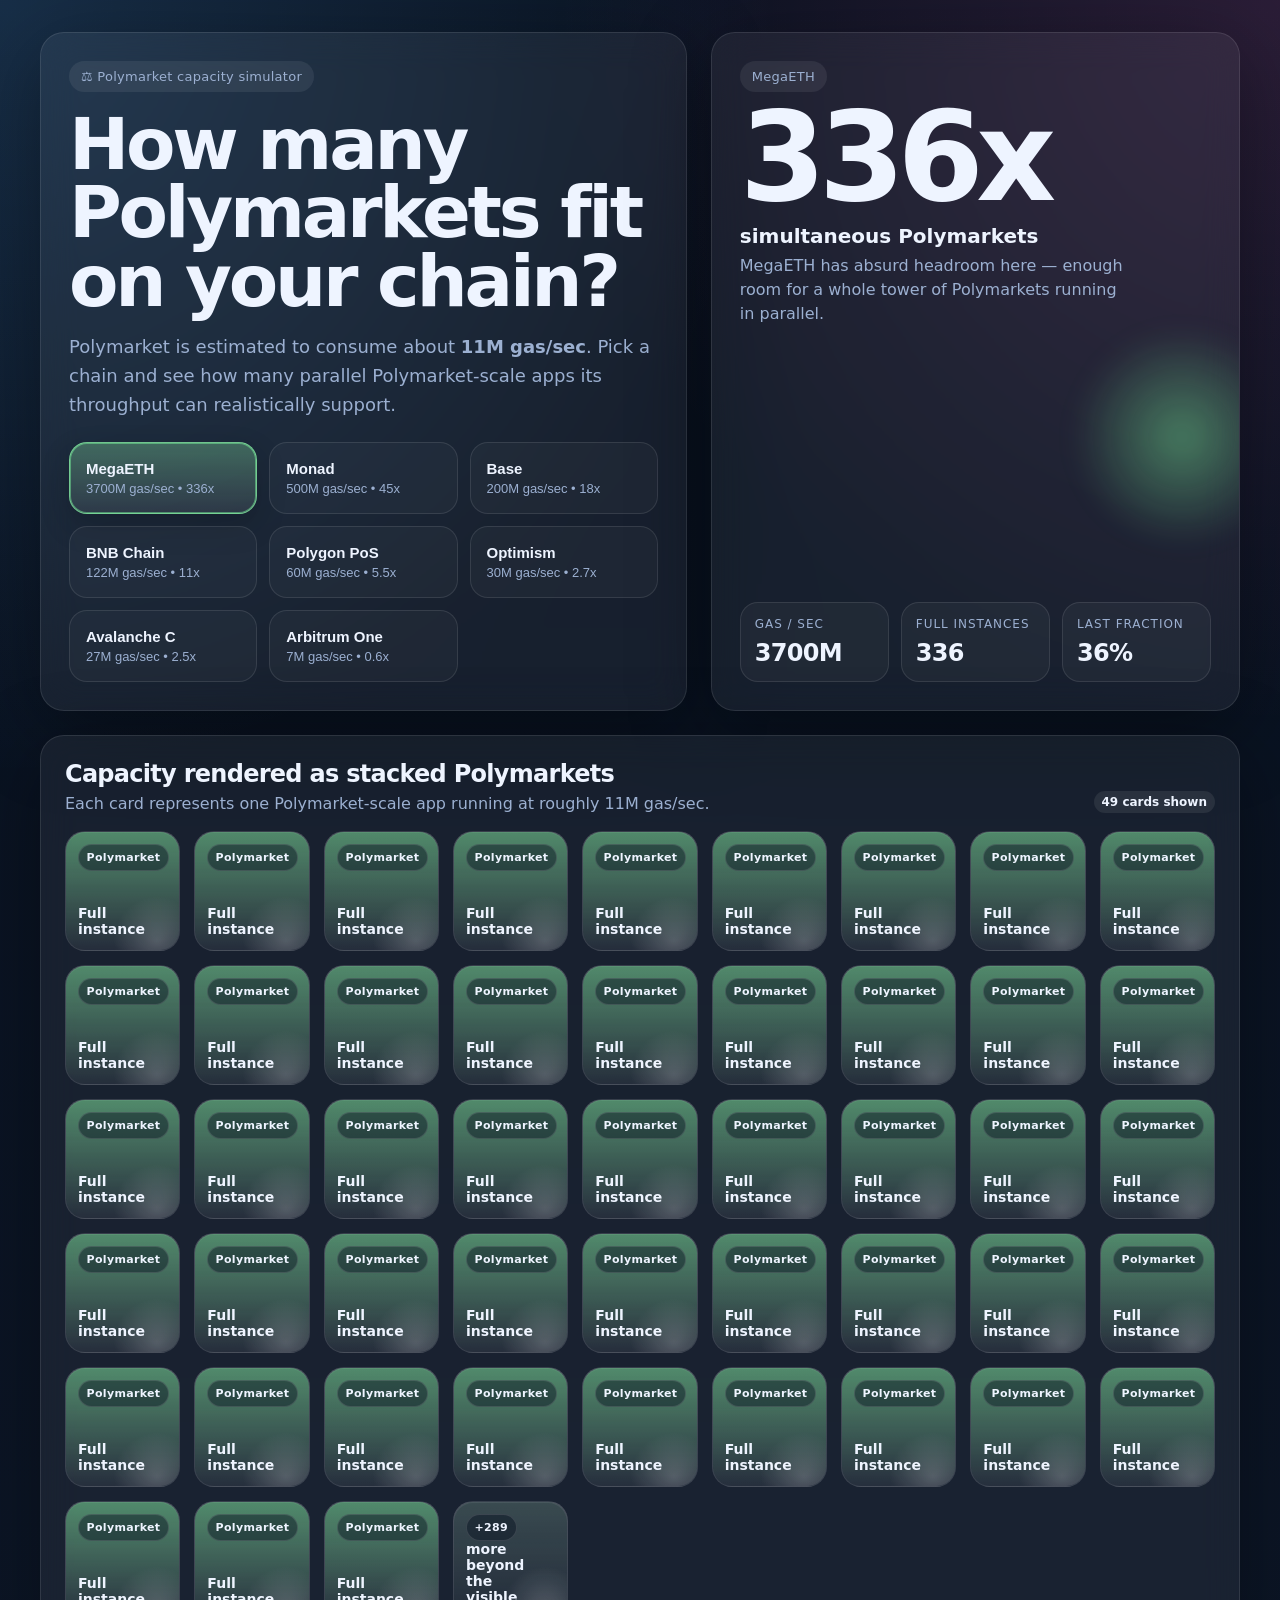
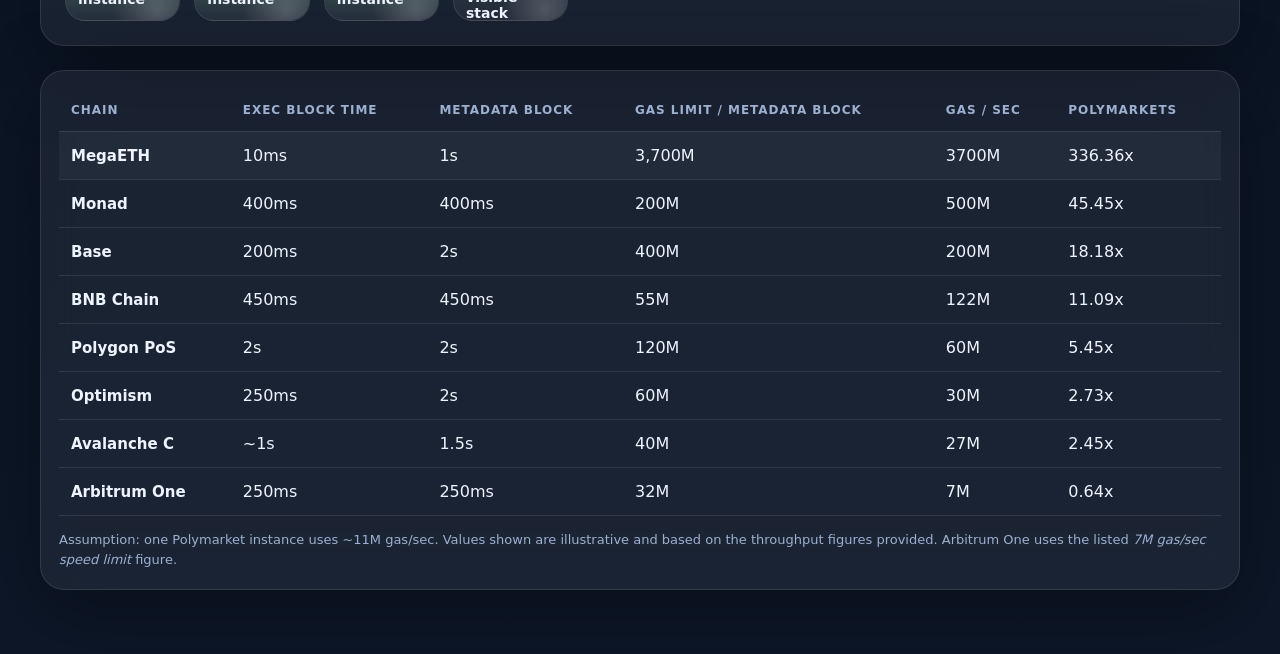
<file: src/index.original.html>
<!DOCTYPE html>
<html lang="en">
<head>
  <meta charset="UTF-8" />
  <meta name="viewport" content="width=device-width, initial-scale=1.0" />
  <title>How Many Polymarkets Fit?</title>
  <style>
    :root {
      --bg: #08111f;
      --bg2: #0d1728;
      --panel: rgba(255,255,255,0.06);
      --panel-strong: rgba(255,255,255,0.1);
      --text: #eef4ff;
      --muted: #9cb0d1;
      --line: rgba(255,255,255,0.1);
      --green: #7cff9f;
      --pink: #ff67c8;
      --blue: #5db4ff;
      --yellow: #ffd86b;
      --shadow: 0 20px 80px rgba(0,0,0,0.35);
      --radius: 24px;
    }

    * { box-sizing: border-box; }

    body {
      margin: 0;
      font-family: Inter, ui-sans-serif, system-ui, -apple-system, BlinkMacSystemFont, "Segoe UI", sans-serif;
      color: var(--text);
      background:
        radial-gradient(circle at top left, rgba(93,180,255,0.18), transparent 30%),
        radial-gradient(circle at top right, rgba(255,103,200,0.14), transparent 28%),
        linear-gradient(180deg, var(--bg), var(--bg2));
      min-height: 100vh;
    }

    .wrap {
      width: min(1200px, calc(100% - 32px));
      margin: 0 auto;
      padding: 32px 0 64px;
    }

    .hero {
      display: grid;
      grid-template-columns: 1.1fr 0.9fr;
      gap: 24px;
      align-items: stretch;
    }

    .card {
      background: var(--panel);
      border: 1px solid var(--line);
      border-radius: var(--radius);
      box-shadow: var(--shadow);
      backdrop-filter: blur(18px);
    }

    .intro {
      padding: 28px;
    }

    .eyebrow {
      display: inline-flex;
      align-items: center;
      gap: 8px;
      padding: 8px 12px;
      border-radius: 999px;
      background: rgba(255,255,255,0.07);
      color: var(--muted);
      font-size: 13px;
      letter-spacing: 0.02em;
    }

    h1 {
      font-size: clamp(40px, 7vw, 72px);
      line-height: 0.95;
      margin: 18px 0 18px;
      letter-spacing: -0.045em;
    }

    .lead {
      max-width: 56ch;
      color: var(--muted);
      font-size: 18px;
      line-height: 1.6;
      margin: 0 0 22px;
    }

    .selector {
      display: grid;
      grid-template-columns: repeat(3, minmax(0, 1fr));
      gap: 12px;
      margin-top: 18px;
    }

    .chain-btn {
      border: 1px solid var(--line);
      background: rgba(255,255,255,0.03);
      color: var(--text);
      padding: 14px 16px;
      border-radius: 18px;
      text-align: left;
      cursor: pointer;
      transition: 180ms ease;
      min-height: 72px;
    }

    .chain-btn:hover {
      transform: translateY(-2px);
      background: rgba(255,255,255,0.06);
    }

    .chain-btn.active {
      background: linear-gradient(180deg, color-mix(in srgb, var(--accent) 24%, rgba(255,255,255,0.08)), rgba(255,255,255,0.08));
      border-color: color-mix(in srgb, var(--accent) 60%, white 10%);
      box-shadow: inset 0 0 0 1px color-mix(in srgb, var(--accent) 45%, transparent), 0 12px 30px rgba(0,0,0,0.18);
    }

    .chain-name {
      font-weight: 700;
      font-size: 15px;
      display: block;
      margin-bottom: 4px;
    }

    .chain-meta {
      color: var(--muted);
      font-size: 13px;
    }

    .stat-panel {
      padding: 28px;
      display: flex;
      flex-direction: column;
      justify-content: space-between;
      overflow: hidden;
      position: relative;
      isolation: isolate;
    }

    .stat-panel::before {
      content: "";
      position: absolute;
      inset: auto -10% 24% auto;
      width: 220px;
      height: 220px;
      border-radius: 999px;
      background: radial-gradient(circle, color-mix(in srgb, var(--accent) 40%, transparent), transparent 70%);
      filter: blur(12px);
      z-index: -1;
    }

    .big-stat {
      font-size: clamp(62px, 11vw, 124px);
      line-height: 0.9;
      letter-spacing: -0.06em;
      font-weight: 800;
      margin: 10px 0 10px;
    }

    .big-label {
      font-size: 20px;
      font-weight: 700;
      margin-bottom: 6px;
    }

    .big-sub {
      color: var(--muted);
      line-height: 1.5;
      max-width: 38ch;
    }

    .mini-grid {
      display: grid;
      grid-template-columns: repeat(3, minmax(0, 1fr));
      gap: 12px;
      margin-top: 22px;
    }

    .mini {
      padding: 14px;
      border: 1px solid var(--line);
      border-radius: 18px;
      background: rgba(255,255,255,0.04);
    }

    .mini .k {
      font-size: 12px;
      color: var(--muted);
      text-transform: uppercase;
      letter-spacing: 0.08em;
      margin-bottom: 8px;
    }

    .mini .v {
      font-size: 24px;
      font-weight: 700;
      letter-spacing: -0.03em;
    }

    .viz {
      margin-top: 24px;
      padding: 24px;
    }

    .viz-head {
      display: flex;
      justify-content: space-between;
      align-items: end;
      gap: 16px;
      margin-bottom: 18px;
      flex-wrap: wrap;
    }

    .viz h2 {
      margin: 0;
      font-size: 24px;
      letter-spacing: -0.03em;
    }

    .viz p {
      margin: 6px 0 0;
      color: var(--muted);
    }

    .stack {
      display: grid;
      grid-template-columns: repeat(auto-fill, minmax(110px, 1fr));
      gap: 14px;
    }

    .market {
      position: relative;
      height: 120px;
      border-radius: 20px;
      background: linear-gradient(180deg, rgba(255,255,255,0.12), rgba(255,255,255,0.04));
      border: 1px solid rgba(255,255,255,0.1);
      overflow: hidden;
      box-shadow: inset 0 1px 0 rgba(255,255,255,0.08);
      transform: translateY(10px);
      opacity: 0;
      animation: rise 380ms ease forwards;
    }

    .market::before {
      content: "";
      position: absolute;
      inset: 0;
      background: linear-gradient(180deg, color-mix(in srgb, var(--accent) 40%, transparent), rgba(255,255,255,0.02));
      opacity: var(--fill, 1);
      transform-origin: bottom;
    }

    .market::after {
      content: "";
      position: absolute;
      inset: auto -20% -30% auto;
      width: 90px;
      height: 90px;
      background: radial-gradient(circle, rgba(255,255,255,0.2), transparent 68%);
    }

    .market-inner {
      position: absolute;
      inset: 0;
      padding: 12px;
      display: flex;
      flex-direction: column;
      justify-content: space-between;
    }

    .tag {
      display: inline-flex;
      align-self: start;
      padding: 6px 8px;
      border-radius: 999px;
      background: rgba(8,17,31,0.45);
      border: 1px solid rgba(255,255,255,0.12);
      font-size: 11px;
      font-weight: 700;
      letter-spacing: 0.03em;
    }

    .market strong {
      font-size: 14px;
      line-height: 1.15;
      max-width: 8ch;
    }

    .market.partial {
      border-style: dashed;
    }

    .table-card {
      margin-top: 24px;
      padding: 18px;
      overflow: auto;
    }

    table {
      width: 100%;
      border-collapse: collapse;
      min-width: 760px;
    }

    th, td {
      text-align: left;
      padding: 14px 12px;
      border-bottom: 1px solid var(--line);
    }

    th {
      font-size: 12px;
      color: var(--muted);
      text-transform: uppercase;
      letter-spacing: 0.08em;
      font-weight: 600;
    }

    td strong { font-size: 15px; }

    .row-active {
      background: rgba(255,255,255,0.04);
    }

    .footer-note {
      margin-top: 14px;
      color: var(--muted);
      font-size: 13px;
      line-height: 1.6;
    }

    .pill {
      display: inline-flex;
      padding: 4px 8px;
      border-radius: 999px;
      font-size: 12px;
      font-weight: 700;
      background: rgba(255,255,255,0.08);
    }

    @keyframes rise {
      to {
        transform: translateY(0);
        opacity: 1;
      }
    }

    @media (max-width: 960px) {
      .hero {
        grid-template-columns: 1fr;
      }

      .selector,
      .mini-grid {
        grid-template-columns: repeat(2, minmax(0, 1fr));
      }
    }

    @media (max-width: 640px) {
      .wrap {
        width: min(100% - 20px, 1200px);
        padding-top: 20px;
      }

      .intro,
      .stat-panel,
      .viz,
      .table-card {
        padding: 18px;
      }

      .selector,
      .mini-grid {
        grid-template-columns: 1fr;
      }

      .stack {
        grid-template-columns: repeat(2, minmax(0, 1fr));
      }

      .big-sub, .lead {
        font-size: 16px;
      }
    }
  </style>
</head>
<body>
  <div class="wrap">
    <section class="hero">
      <div class="card intro">
        <div class="eyebrow">⚖️ Polymarket capacity simulator</div>
        <h1>How many Polymarkets fit on your chain?</h1>
        <p class="lead">
          Polymarket is estimated to consume about <strong>11M gas/sec</strong>. Pick a chain and see how many parallel Polymarket-scale apps its throughput can realistically support.
        </p>
        <div class="selector" id="selector"></div>
      </div>

      <div class="card stat-panel" id="statPanel">
        <div>
          <div class="eyebrow" id="eyebrowChain">Selected chain</div>
          <div class="big-stat" id="instances">0x</div>
          <div class="big-label">simultaneous Polymarkets</div>
          <div class="big-sub" id="description"></div>
        </div>
        <div class="mini-grid">
          <div class="mini">
            <div class="k">Gas / Sec</div>
            <div class="v" id="gasPerSec">0M</div>
          </div>
          <div class="mini">
            <div class="k">Full Instances</div>
            <div class="v" id="fullInstances">0</div>
          </div>
          <div class="mini">
            <div class="k">Last Fraction</div>
            <div class="v" id="fraction">0%</div>
          </div>
        </div>
      </div>
    </section>

    <section class="card viz">
      <div class="viz-head">
        <div>
          <h2>Capacity rendered as stacked Polymarkets</h2>
          <p>Each card represents one Polymarket-scale app running at roughly 11M gas/sec.</p>
        </div>
        <div class="pill" id="vizSummary">0 cards shown</div>
      </div>
      <div class="stack" id="stack"></div>
    </section>

    <section class="card table-card">
      <table>
        <thead>
          <tr>
            <th>Chain</th>
            <th>Exec Block Time</th>
            <th>Metadata Block</th>
            <th>Gas Limit / Metadata Block</th>
            <th>Gas / Sec</th>
            <th>Polymarkets</th>
          </tr>
        </thead>
        <tbody id="tableBody"></tbody>
      </table>
      <div class="footer-note">
        Assumption: one Polymarket instance uses ~11M gas/sec. Values shown are illustrative and based on the throughput figures provided. Arbitrum One uses the listed <em>7M gas/sec speed limit</em> figure.
      </div>
    </section>
  </div>

  <script>
    const polymarketGasPerSec = 11;

    const chains = [
      {
        name: 'MegaETH',
        execBlockTime: '10ms',
        metadataBlock: '1s',
        gasLimitPerBlock: '3,700M',
        gasPerSec: 3700,
        accent: '#7cff9f'
      },
      {
        name: 'Monad',
        execBlockTime: '400ms',
        metadataBlock: '400ms',
        gasLimitPerBlock: '200M',
        gasPerSec: 500,
        accent: '#c190ff'
      },
      {
        name: 'Base',
        execBlockTime: '200ms',
        metadataBlock: '2s',
        gasLimitPerBlock: '400M',
        gasPerSec: 200,
        accent: '#5db4ff'
      },
      {
        name: 'BNB Chain',
        execBlockTime: '450ms',
        metadataBlock: '450ms',
        gasLimitPerBlock: '55M',
        gasPerSec: 122,
        accent: '#ffd86b'
      },
      {
        name: 'Polygon PoS',
        execBlockTime: '2s',
        metadataBlock: '2s',
        gasLimitPerBlock: '120M',
        gasPerSec: 60,
        accent: '#b08cff'
      },
      {
        name: 'Optimism',
        execBlockTime: '250ms',
        metadataBlock: '2s',
        gasLimitPerBlock: '60M',
        gasPerSec: 30,
        accent: '#ff6b7a'
      },
      {
        name: 'Avalanche C',
        execBlockTime: '~1s',
        metadataBlock: '1.5s',
        gasLimitPerBlock: '40M',
        gasPerSec: 27,
        accent: '#ff875c'
      },
      {
        name: 'Arbitrum One',
        execBlockTime: '250ms',
        metadataBlock: '250ms',
        gasLimitPerBlock: '32M',
        gasPerSec: 7,
        accent: '#7bd1ff'
      }
    ].map(chain => {
      const instances = chain.gasPerSec / polymarketGasPerSec;
      const fullInstances = Math.floor(instances);
      const fraction = instances - fullInstances;
      return {
        ...chain,
        instances,
        fullInstances,
        fraction,
      };
    });

    const selector = document.getElementById('selector');
    const stack = document.getElementById('stack');
    const tableBody = document.getElementById('tableBody');
    const instancesEl = document.getElementById('instances');
    const gasPerSecEl = document.getElementById('gasPerSec');
    const fullInstancesEl = document.getElementById('fullInstances');
    const fractionEl = document.getElementById('fraction');
    const descriptionEl = document.getElementById('description');
    const eyebrowChainEl = document.getElementById('eyebrowChain');
    const vizSummaryEl = document.getElementById('vizSummary');
    const statPanel = document.getElementById('statPanel');

    let activeChain = chains[0];

    function formatInstances(value) {
      return value >= 10 ? value.toFixed(0) : value.toFixed(1);
    }

    function getDescription(chain) {
      if (chain.instances >= 100) {
        return `${chain.name} has absurd headroom here — enough room for a whole tower of Polymarkets running in parallel.`;
      }
      if (chain.instances >= 10) {
        return `${chain.name} can comfortably host many full Polymarket-scale apps at once, with room to spare.`;
      }
      if (chain.instances >= 1) {
        return `${chain.name} can support at least one full Polymarket-equivalent, plus some extra throughput on top.`;
      }
      return `${chain.name} does not reach a full Polymarket at this throughput target — it only covers part of one.`;
    }

    function renderSelector() {
      selector.innerHTML = '';
      chains.forEach(chain => {
        const button = document.createElement('button');
        button.className = 'chain-btn' + (chain.name === activeChain.name ? ' active' : '');
        button.style.setProperty('--accent', chain.accent);
        button.innerHTML = `
          <span class="chain-name">${chain.name}</span>
          <span class="chain-meta">${chain.gasPerSec}M gas/sec • ${formatInstances(chain.instances)}x</span>
        `;
        button.addEventListener('click', () => {
          activeChain = chain;
          renderAll();
        });
        selector.appendChild(button);
      });
    }

    function renderStack(chain) {
      stack.innerHTML = '';
      const totalCards = Math.min(chain.fullInstances + (chain.fraction > 0 ? 1 : 0), 48);
      const overflow = (chain.fullInstances + (chain.fraction > 0 ? 1 : 0)) - totalCards;

      for (let i = 0; i < totalCards; i++) {
        const isPartial = i === totalCards - 1 && chain.fraction > 0 && i >= chain.fullInstances;
        const fill = isPartial ? Math.max(chain.fraction, 0.12) : 1;
        const div = document.createElement('div');
        div.className = 'market' + (isPartial ? ' partial' : '');
        div.style.setProperty('--accent', chain.accent);
        div.style.setProperty('--fill', fill);
        div.style.animationDelay = `${Math.min(i * 16, 280)}ms`;
        div.innerHTML = `
          <div class="market-inner">
            <span class="tag">Polymarket</span>
            <strong>${isPartial ? Math.round(chain.fraction * 100) + '% of one' : 'Full instance'}</strong>
          </div>
        `;
        stack.appendChild(div);
      }

      if (overflow > 0) {
        const more = document.createElement('div');
        more.className = 'market';
        more.style.setProperty('--accent', chain.accent);
        more.style.setProperty('--fill', 0.18);
        more.innerHTML = `
          <div class="market-inner">
            <span class="tag">+${overflow}</span>
            <strong>more beyond the visible stack</strong>
          </div>
        `;
        stack.appendChild(more);
      }

      const rawVisible = totalCards + (overflow > 0 ? 1 : 0);
      vizSummaryEl.textContent = `${rawVisible} card${rawVisible === 1 ? '' : 's'} shown`;
    }

    function renderTable() {
      tableBody.innerHTML = '';
      chains.forEach(chain => {
        const tr = document.createElement('tr');
        if (chain.name === activeChain.name) tr.className = 'row-active';
        tr.innerHTML = `
          <td><strong>${chain.name}</strong></td>
          <td>${chain.execBlockTime}</td>
          <td>${chain.metadataBlock}</td>
          <td>${chain.gasLimitPerBlock}</td>
          <td>${chain.gasPerSec}M</td>
          <td>${chain.instances.toFixed(2)}x</td>
        `;
        tr.addEventListener('click', () => {
          activeChain = chain;
          renderAll();
        });
        tableBody.appendChild(tr);
      });
    }

    function renderStats(chain) {
      instancesEl.textContent = `${formatInstances(chain.instances)}x`;
      gasPerSecEl.textContent = `${chain.gasPerSec}M`;
      fullInstancesEl.textContent = String(chain.fullInstances);
      fractionEl.textContent = `${Math.round(chain.fraction * 100)}%`;
      descriptionEl.textContent = getDescription(chain);
      eyebrowChainEl.textContent = chain.name;
      statPanel.style.setProperty('--accent', chain.accent);
    }

    function renderAll() {
      renderSelector();
      renderStats(activeChain);
      renderStack(activeChain);
      renderTable();
    }

    renderAll();
  </script>
</body>
</html>
</file>
